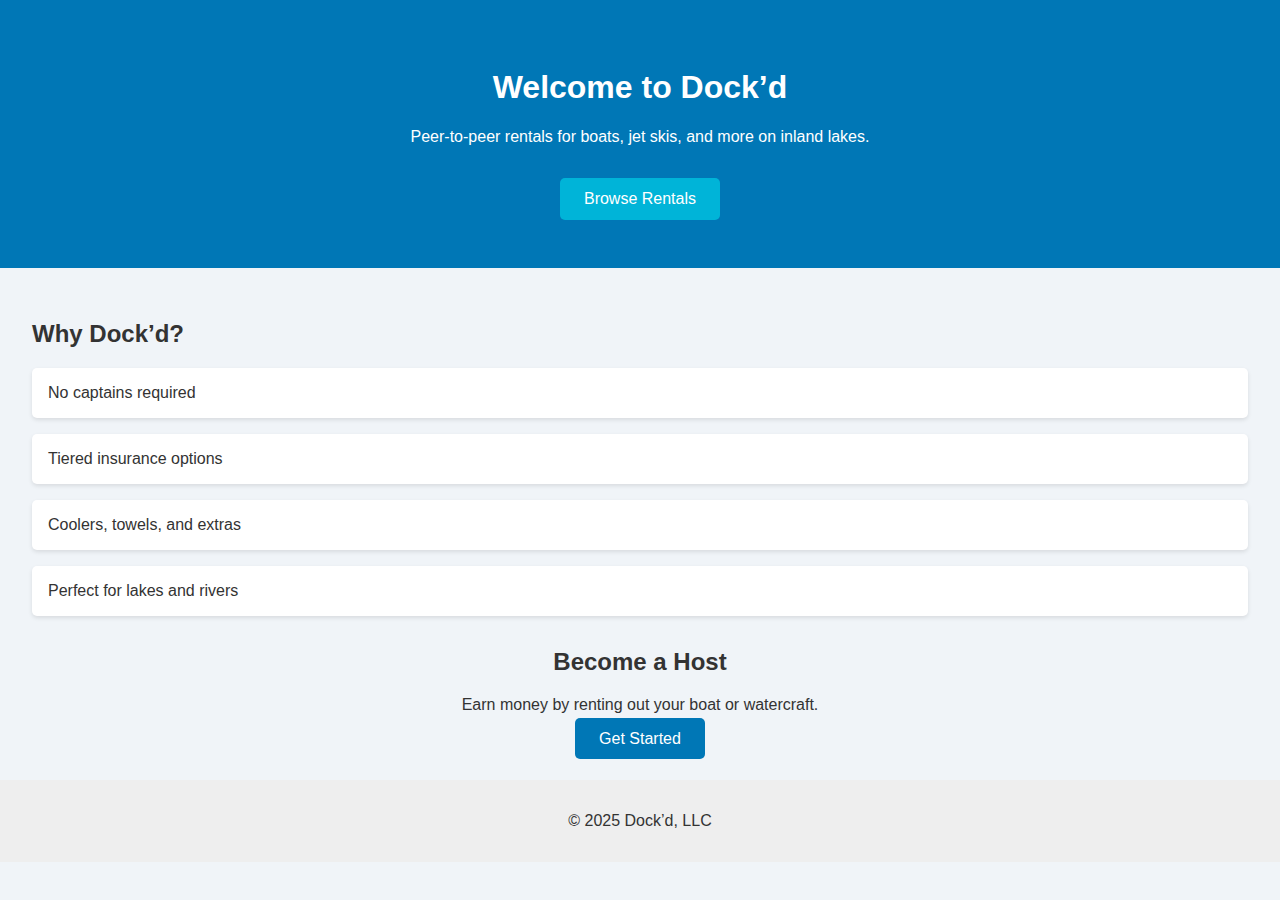
<file: index.html>
<!DOCTYPE html>
<html lang="en">
<head>
  <meta charset="UTF-8" />
  <meta name="viewport" content="width=device-width, initial-scale=1.0"/>
  <title>Dock’d – Boat & Watercraft Rentals</title>
  <link rel="stylesheet" href="css/style.css" />
</head>
<body>
  <header>
    <h1>Welcome to Dock’d</h1>
    <p>Peer-to-peer rentals for boats, jet skis, and more on inland lakes.</p>
    <a href="#">Browse Rentals</a>
  </header>

  <main>
    <section class="features">
      <h2>Why Dock’d?</h2>
      <ul>
        <li>No captains required</li>
        <li>Tiered insurance options</li>
        <li>Coolers, towels, and extras</li>
        <li>Perfect for lakes and rivers</li>
      </ul>
    </section>

    <section class="call-to-action">
      <h2>Become a Host</h2>
      <p>Earn money by renting out your boat or watercraft.</p>
      <a href="#">Get Started</a>
    </section>
  </main>

  <footer>
    <p>&copy; 2025 Dock’d, LLC</p>
  </footer>

  <script src="js/app.js"></script>
</body>
</html>
</file>
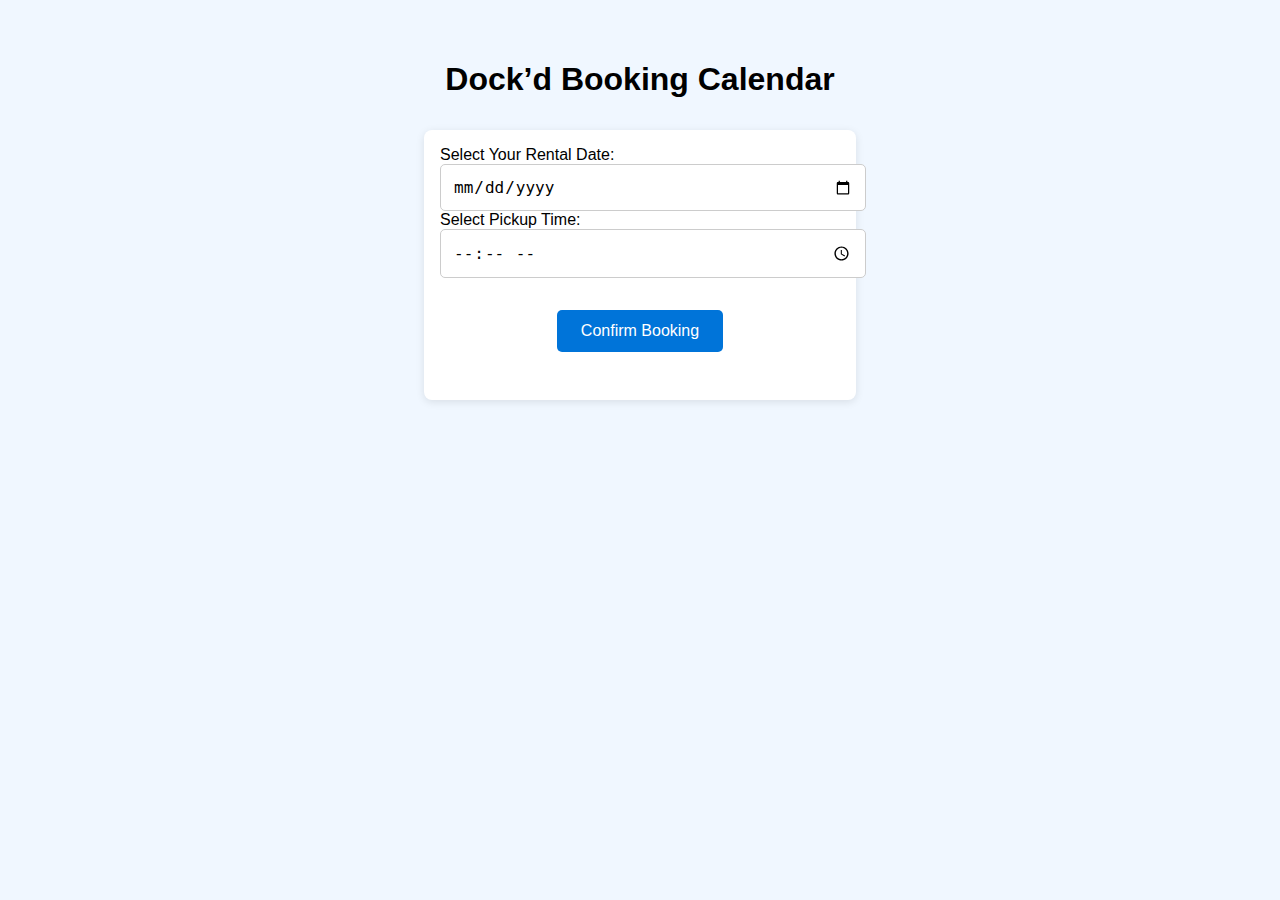
<file: booking-calendar.html>
<!DOCTYPE html>
<html lang="en">
<head>
  <meta charset="UTF-8" />
  <title>Booking Calendar | Dock’d</title>
  <meta name="viewport" content="width=device-width, initial-scale=1.0" />
  <style>
    body {
      font-family: sans-serif;
      background: #f0f7ff;
      padding: 2rem;
    }

    h1 {
      text-align: center;
    }

    .calendar {
      max-width: 400px;
      margin: 2rem auto;
      padding: 1rem;
      background: #fff;
      border-radius: 8px;
      box-shadow: 0 2px 8px rgba(0,0,0,0.1);
    }

    .calendar input {
      width: 100%;
      padding: 0.75rem;
      font-size: 1rem;
      border: 1px solid #ccc;
      border-radius: 5px;
    }

    .summary {
      margin-top: 1.5rem;
      text-align: center;
    }

    .btn {
      display: block;
      margin: 2rem auto;
      background-color: #0074d9;
      color: white;
      border: none;
      padding: 0.75rem 1.5rem;
      font-size: 1rem;
      border-radius: 5px;
      cursor: pointer;
    }

    .btn:hover {
      background-color: #005fa3;
    }
  </style>
</head>
<body>

  <h1>Dock’d Booking Calendar</h1>

  <div class="calendar">
    <label for="rental-date">Select Your Rental Date:</label><br />
    <input type="date" id="rental-date" min="<?= new Date().toISOString().split('T')[0] ?>" /><br />

    <label for="rental-time">Select Pickup Time:</label><br />
    <input type="time" id="rental-time" /><br />

    <button class="btn" onclick="confirmBooking()">Confirm Booking</button>

    <div class="summary" id="summary"></div>
  </div>

  <script>
    function confirmBooking() {
      const date = document.getElementById('rental-date').value;
      const time = document.getElementById('rental-time').value;
      if (date && time) {
        document.getElementById('summary').innerHTML =
          `<strong>Your boat is booked for:</strong><br /> ${date} at ${time}<br /><br />You’ll receive a check-in notification 1 hour prior.`;
      } else {
        document.getElementById('summary').innerHTML = "⚠️ Please select both date and time.";
      }
    }
  </script>

</body>
</html>
</file>
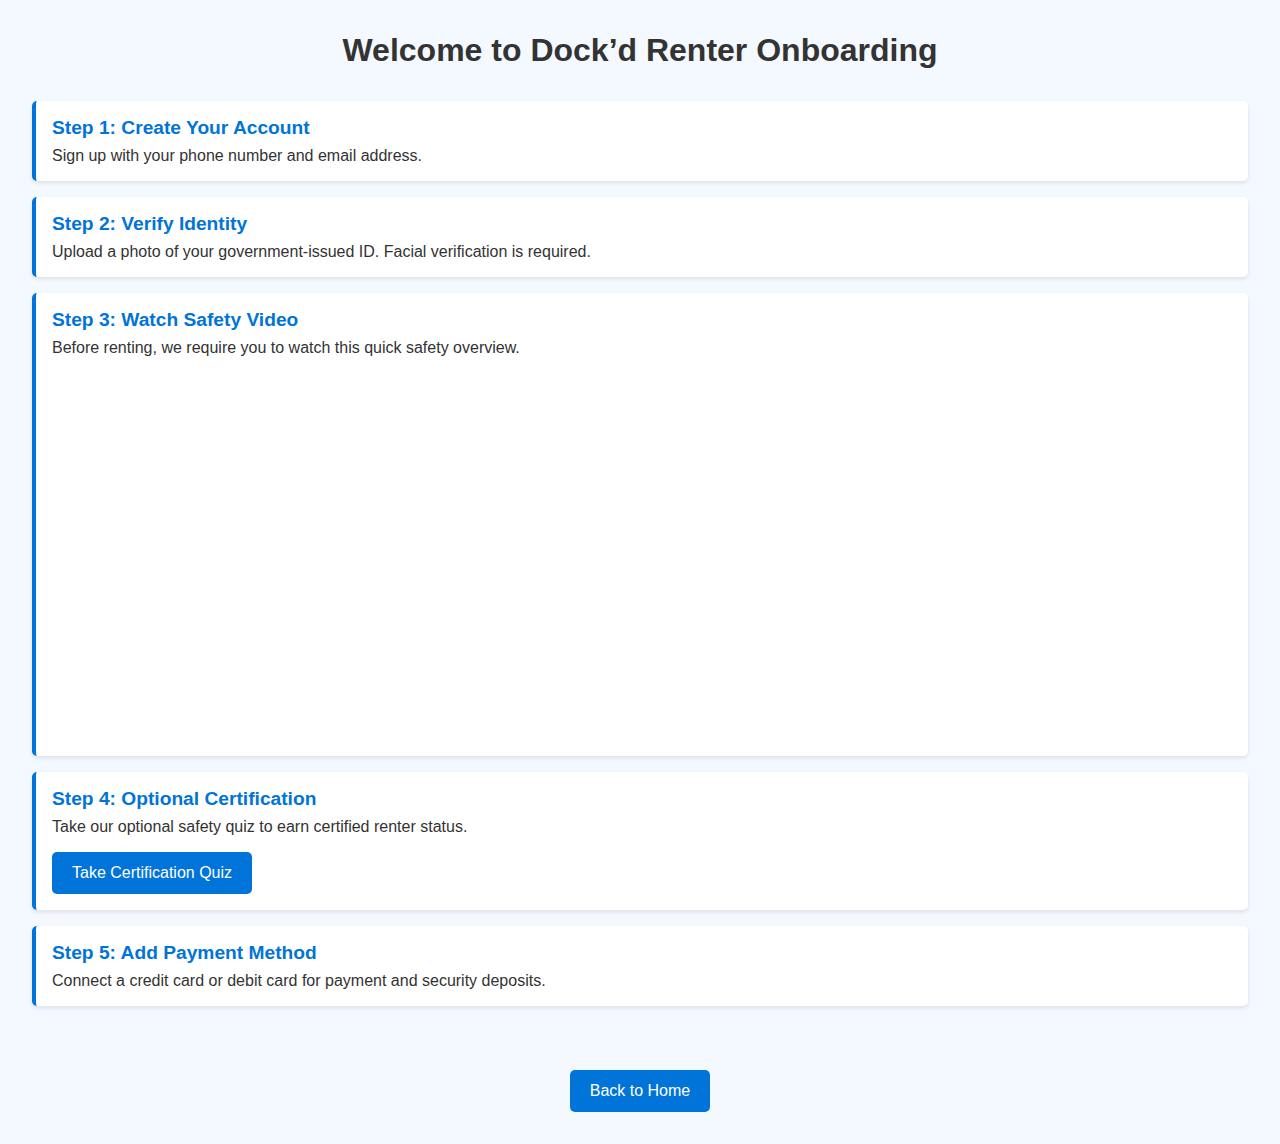
<file: renter-onboarding.html>
<!DOCTYPE html>
<html lang="en">
<head>
  <meta charset="UTF-8" />
  <meta name="viewport" content="width=device-width, initial-scale=1.0"/>
  <title>Renter Onboarding | Dock’d</title>
  <link rel="stylesheet" href="css/style.css" />
  <style>
    body {
      font-family: sans-serif;
      margin: 2rem;
      background-color: #f3f9ff;
    }

    h1 {
      text-align: center;
      margin-bottom: 2rem;
    }

    .step {
      background: white;
      border-left: 4px solid #0074d9;
      margin-bottom: 1rem;
      padding: 1rem;
      border-radius: 5px;
      box-shadow: 0 2px 4px rgba(0,0,0,0.1);
    }

    .step h2 {
      margin: 0;
      font-size: 1.2rem;
      color: #0074d9;
    }

    .step p {
      margin: 0.5rem 0 0;
    }

    .video-wrapper {
      text-align: center;
      margin: 2rem 0;
    }

    .btn {
      background-color: #0074d9;
      color: white;
      padding: 0.75rem 1.25rem;
      text-decoration: none;
      border-radius: 5px;
      display: inline-block;
      margin-top: 1rem;
    }

    .btn:hover {
      background-color: #005ea6;
    }
  </style>
</head>
<body>

  <h1>Welcome to Dock’d Renter Onboarding</h1>

  <div class="step">
    <h2>Step 1: Create Your Account</h2>
    <p>Sign up with your phone number and email address.</p>
  </div>

  <div class="step">
    <h2>Step 2: Verify Identity</h2>
    <p>Upload a photo of your government-issued ID. Facial verification is required.</p>
  </div>

  <div class="step">
    <h2>Step 3: Watch Safety Video</h2>
    <p>Before renting, we require you to watch this quick safety overview.</p>
    <div class="video-wrapper">
      <iframe width="560" height="315" src="https://www.youtube.com/embed/j82Lrc7vMPg" frameborder="0" allowfullscreen></iframe>
    </div>
  </div>

  <div class="step">
    <h2>Step 4: Optional Certification</h2>
    <p>Take our optional safety quiz to earn certified renter status.</p>
    <a href="#" class="btn">Take Certification Quiz</a>
  </div>

  <div class="step">
    <h2>Step 5: Add Payment Method</h2>
    <p>Connect a credit card or debit card for payment and security deposits.</p>
  </div>

  <div style="text-align: center; margin-top: 3rem;">
    <a href="index.html" class="btn">Back to Home</a>
  </div>

</body>
</html>
</file>
<file: css/style.css>
body {
  margin: 0;
  font-family: 'Segoe UI', sans-serif;
  background: #f0f4f8;
  color: #333;
}

header {
  background: #0077b6;
  color: white;
  text-align: center;
  padding: 3rem 1rem;
}

header a {
  display: inline-block;
  margin-top: 1rem;
  padding: 0.75rem 1.5rem;
  background: #00b4d8;
  color: white;
  text-decoration: none;
  border-radius: 5px;
  transition: background 0.3s;
}

header a:hover {
  background: #0096c7;
}

main {
  padding: 2rem;
}

.features ul {
  list-style: none;
  padding: 0;
}

.features li {
  background: #ffffff;
  margin: 1rem 0;
  padding: 1rem;
  border-radius: 5px;
  box-shadow: 0 2px 4px rgba(0,0,0,0.1);
}

.call-to-action {
  margin-top: 2rem;
  text-align: center;
}

.call-to-action a {
  background: #0077b6;
  color: white;
  padding: 0.75rem 1.5rem;
  text-decoration: none;
  border-radius: 5px;
}

footer {
  text-align: center;
  padding: 1rem;
  background: #eeeeee;
}
</file>
